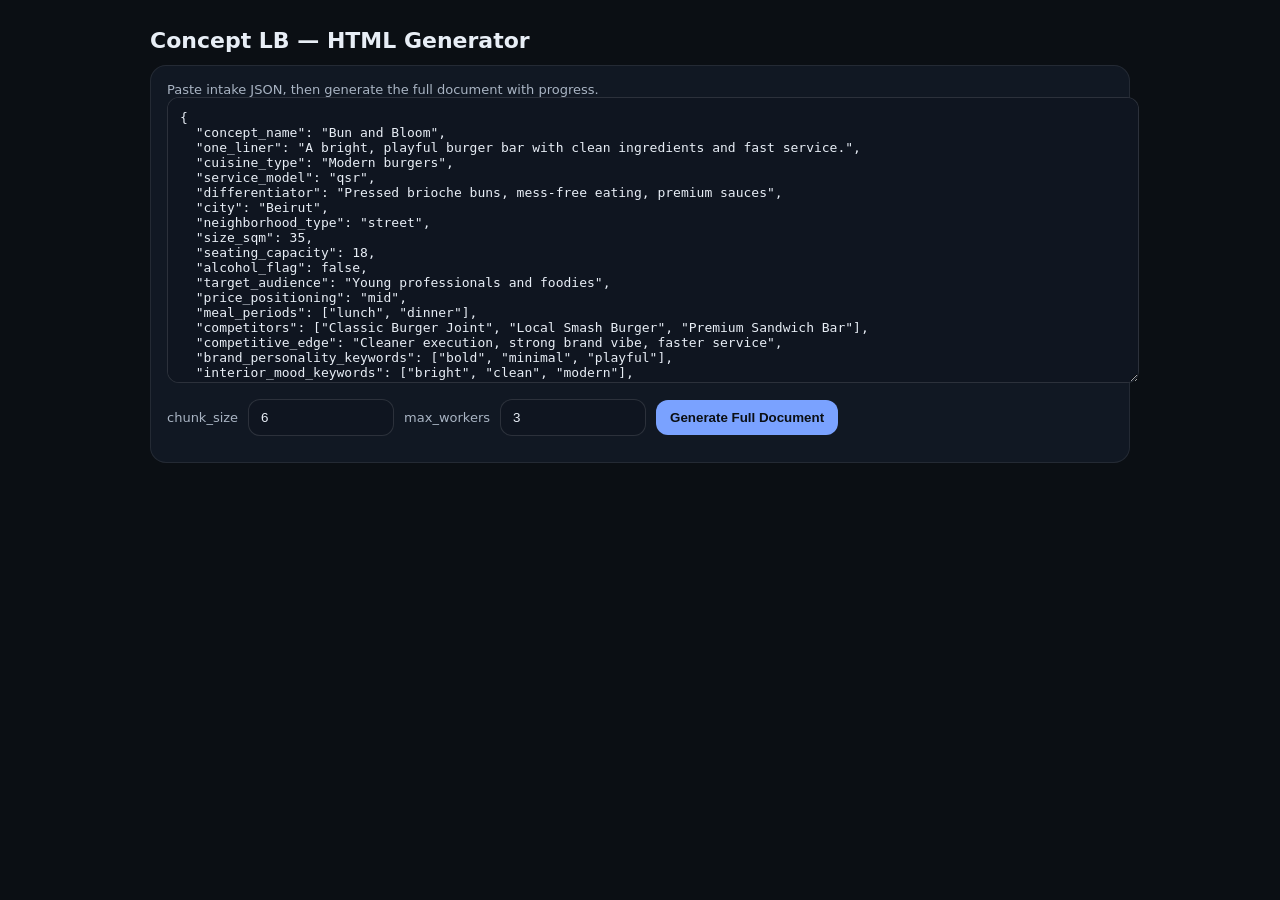
<file: templates/index.html>
<!doctype html>
<html>
<head>
  <meta charset="utf-8" />
  <meta name="viewport" content="width=device-width, initial-scale=1" />
  <title>Concept LB — Generator</title>
  <style>
    body { margin:0; font-family: system-ui, Arial; background:#0b0f14; color:#e8eef6; }
    .wrap { max-width: 980px; margin: 0 auto; padding: 28px 18px; }
    h1 { margin: 0 0 12px; font-size: 22px; }
    .card { background:#111823; border:1px solid rgba(255,255,255,0.08); border-radius: 16px; padding: 16px; }
    textarea { width:100%; min-height: 260px; background:#0f1520; color:#e8eef6; border:1px solid rgba(255,255,255,0.12); border-radius: 12px; padding: 12px; font-family: ui-monospace, SFMono-Regular, Menlo, Monaco, Consolas, monospace; font-size: 13px; }
    .row { display:flex; gap:10px; flex-wrap:wrap; margin-top: 12px; align-items:center; }
    button { background:#7aa2ff; color:#0b0f14; border:0; padding:10px 14px; border-radius: 12px; font-weight: 700; cursor:pointer; }
    button:disabled { opacity: .6; cursor:not-allowed; }
    input { background:#0f1520; color:#e8eef6; border:1px solid rgba(255,255,255,0.12); border-radius: 12px; padding:10px 12px; width: 120px; }
    .hint { color:#a9b4c3; font-size: 13px; }
    .err { color:#ffb4b4; margin-top: 10px; white-space: pre-wrap; }
  </style>
</head>
<body>
  <div class="wrap">
    <h1>Concept LB — HTML Generator</h1>

    <div class="card">
      <div class="hint">Paste intake JSON, then generate the full document with progress.</div>

      <textarea id="intake">
{
  "concept_name": "Bun and Bloom",
  "one_liner": "A bright, playful burger bar with clean ingredients and fast service.",
  "cuisine_type": "Modern burgers",
  "service_model": "qsr",
  "differentiator": "Pressed brioche buns, mess-free eating, premium sauces",
  "city": "Beirut",
  "neighborhood_type": "street",
  "size_sqm": 35,
  "seating_capacity": 18,
  "alcohol_flag": false,
  "target_audience": "Young professionals and foodies",
  "price_positioning": "mid",
  "meal_periods": ["lunch", "dinner"],
  "competitors": ["Classic Burger Joint", "Local Smash Burger", "Premium Sandwich Bar"],
  "competitive_edge": "Cleaner execution, strong brand vibe, faster service",
  "brand_personality_keywords": ["bold", "minimal", "playful"],
  "interior_mood_keywords": ["bright", "clean", "modern"],
  "beverage_direction": "coffee_focus",
  "delivery_flag": true,
  "operating_hours": "12:00-23:30",
  "founder_background": "First-time founder with strong operations mindset",
  "ownership_structure": "solo",
  "budget_tier": "mid",
  "experience_level": "some"
}
      </textarea>

      <div class="row">
        <label class="hint">chunk_size</label>
        <input id="chunkSize" type="number" value="6" min="3" max="12" />
        <label class="hint">max_workers</label>
        <input id="maxWorkers" type="number" value="3" min="1" max="8" />
        <button id="btn" onclick="startJob()">Generate Full Document</button>
        <span class="hint" id="status"></span>
      </div>

      <div class="err" id="err"></div>
    </div>
  </div>

  <script>
    async function startJob() {
      const btn = document.getElementById("btn");
      const status = document.getElementById("status");
      const err = document.getElementById("err");
      err.textContent = "";

      let intakeText = document.getElementById("intake").value.trim();
      let chunkSize = Number(document.getElementById("chunkSize").value || 6);
      let maxWorkers = Number(document.getElementById("maxWorkers").value || 3);

      // basic guard
      if (!intakeText) {
        err.textContent = "Intake JSON is empty.";
        return;
      }

      btn.disabled = true;
      status.textContent = "Starting…";

      try {
        const res = await fetch(`/api/generate-job?chunk_size=${encodeURIComponent(chunkSize)}&max_workers=${encodeURIComponent(maxWorkers)}`, {
          method: "POST",
          headers: { "Content-Type": "application/json" },
          body: intakeText
        });

        if (!res.ok) {
          const text = await res.text();
          throw new Error(text || `HTTP ${res.status}`);
        }

        const data = await res.json();
        if (!data.job_id) throw new Error("Missing job_id in response.");

        window.location.href = `/jobs/${data.job_id}`;
      } catch (e) {
        err.textContent = String(e?.message || e);
        btn.disabled = false;
        status.textContent = "";
      }
    }
  </script>
</body>
</html>
</file>
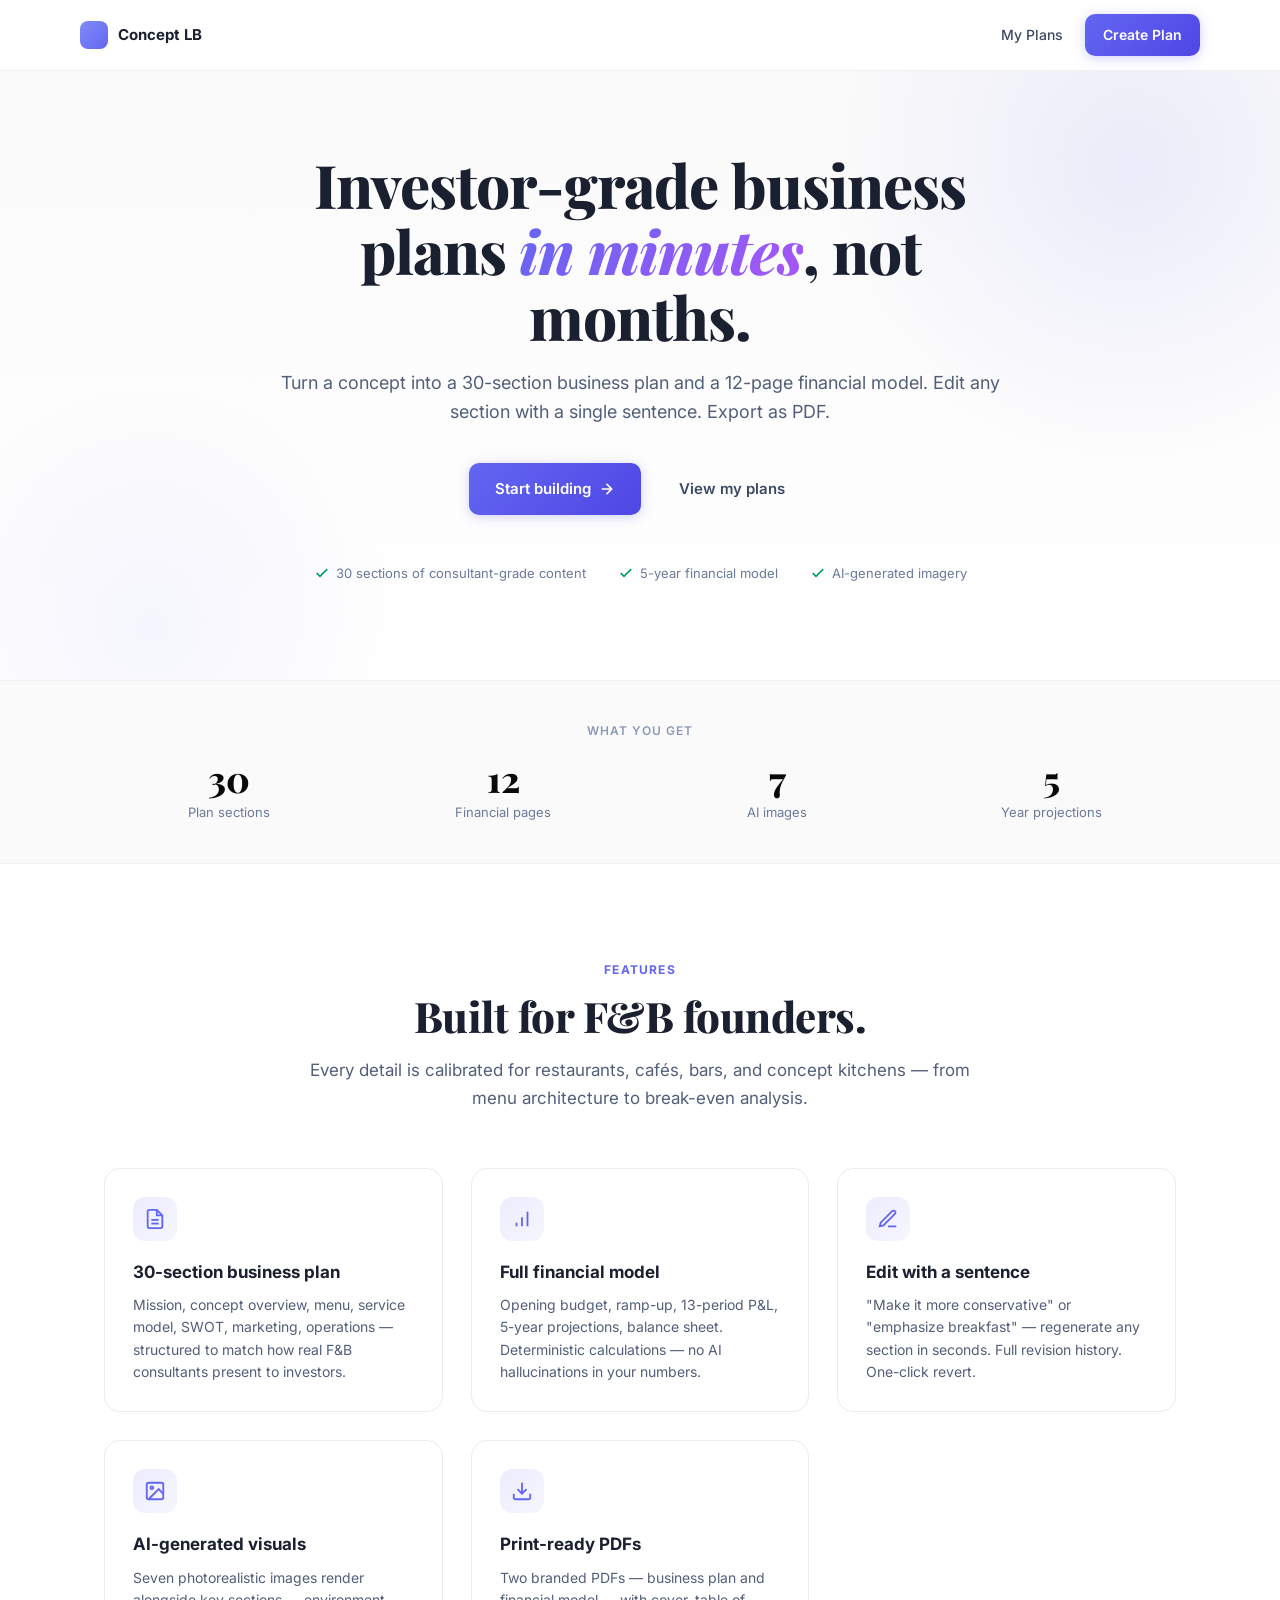
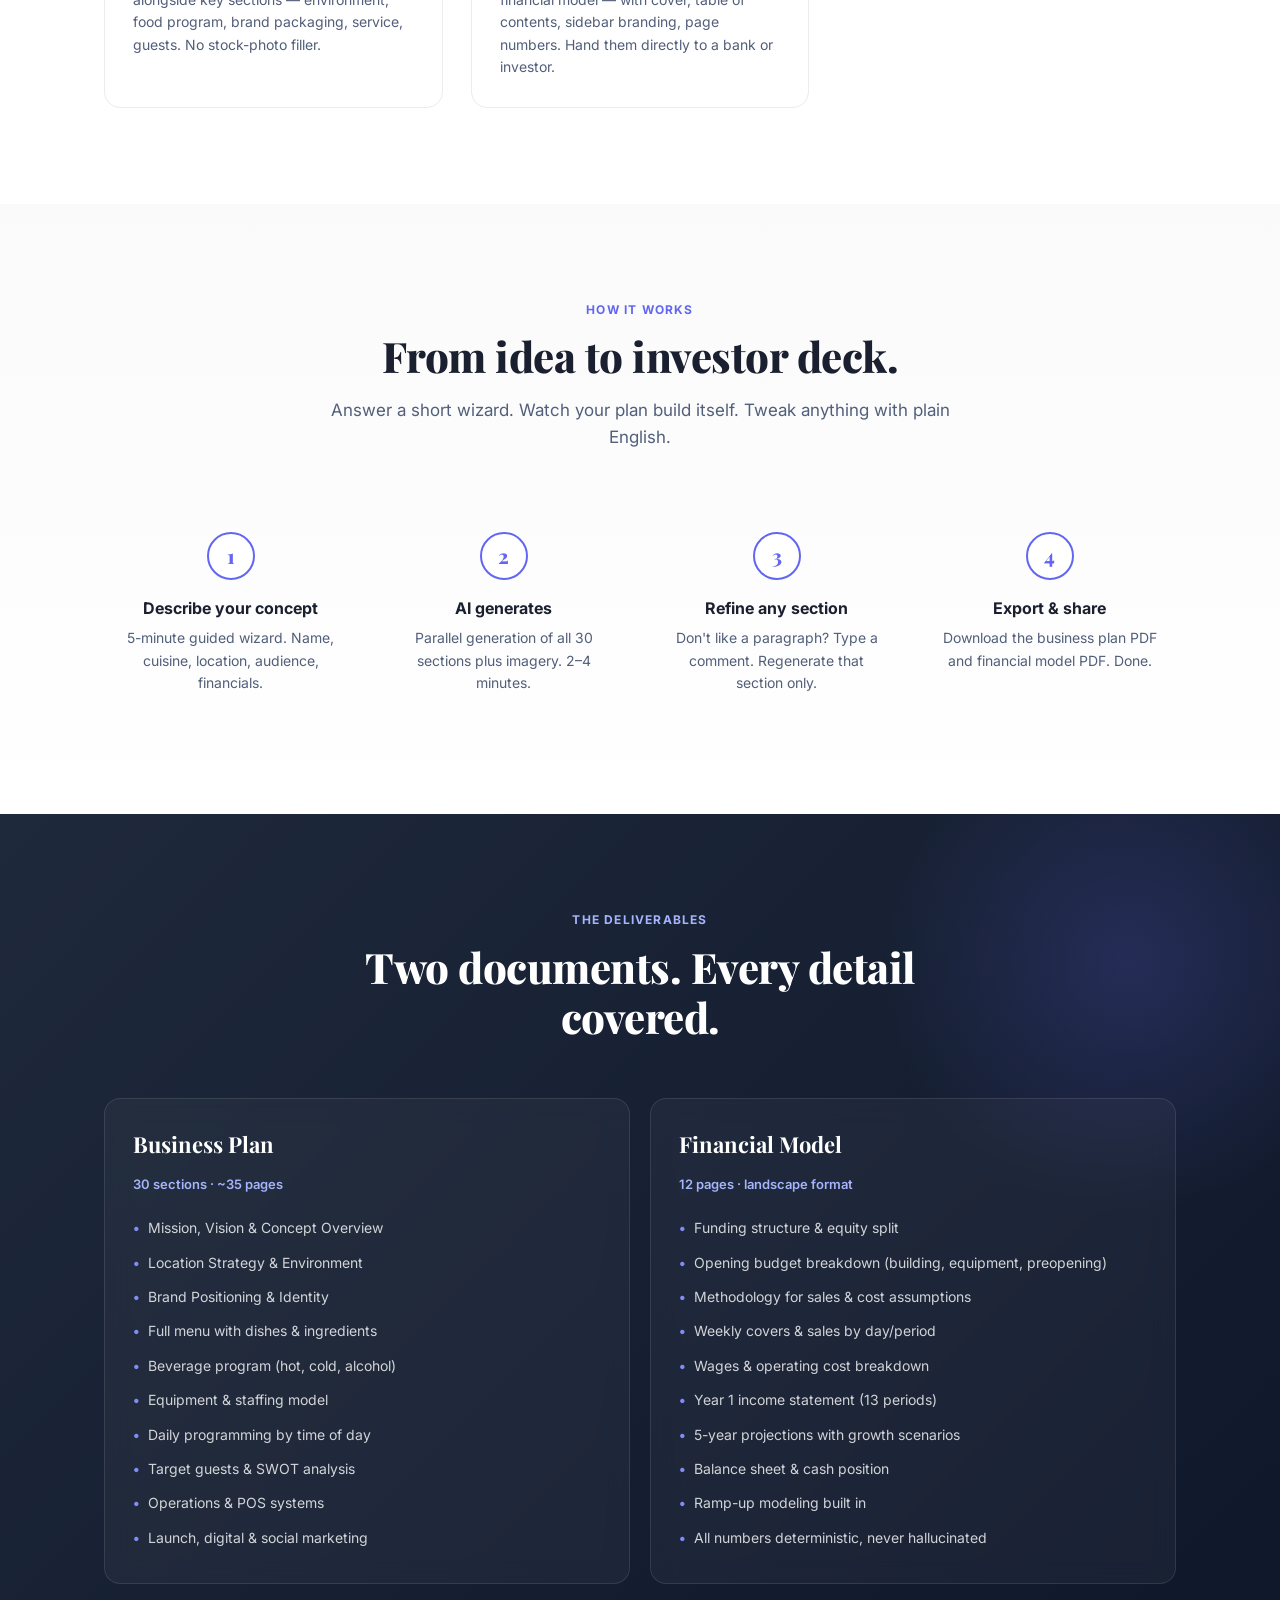
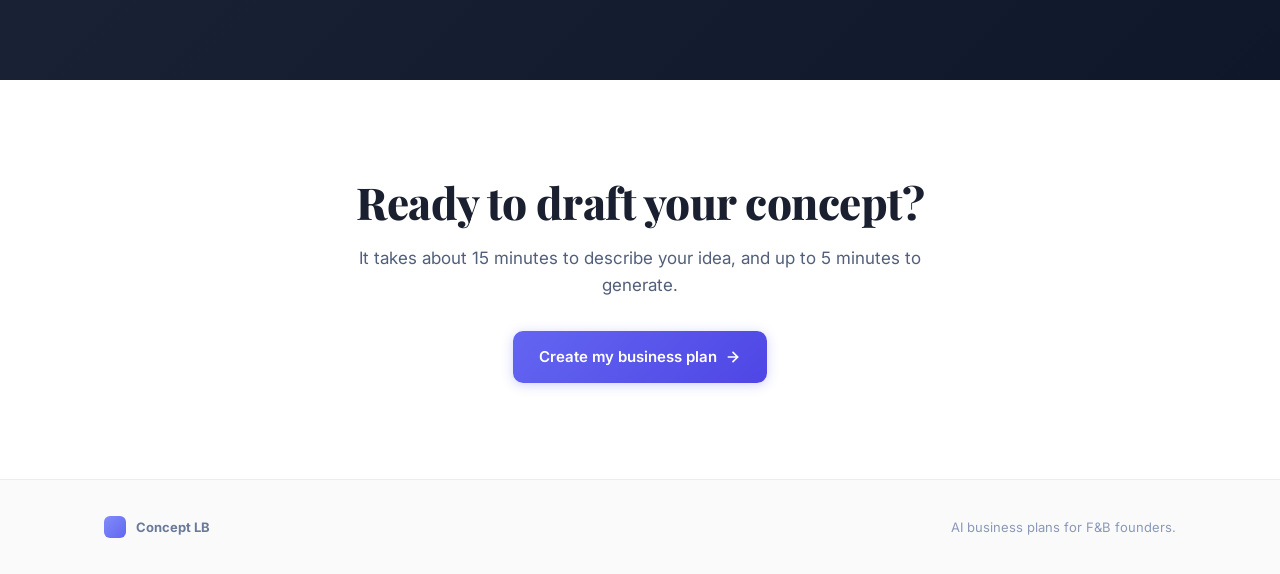
<file: templates/landing.html>
<!doctype html>
<html lang="en">
<head>
  <meta charset="utf-8" />
  <meta name="viewport" content="width=device-width, initial-scale=1" />
  <title>Concept LB — AI Business Plans for Restaurants</title>
  <meta name="description" content="AI-powered business plans and financial models for restaurants, cafés, and F&B concepts. Consultant-grade output in minutes." />
  <link href="https://fonts.googleapis.com/css2?family=Inter:wght@400;500;600;700;800&family=Playfair+Display:wght@700;800&display=swap" rel="stylesheet" />
  <style>
    *, *::before, *::after { box-sizing: border-box; margin: 0; padding: 0; }
    body { font-family: 'Inter', -apple-system, system-ui, sans-serif; color: #1a2030; background: #fff; -webkit-font-smoothing: antialiased; line-height: 1.6; }
    a { color: inherit; text-decoration: none; }
    .container { max-width: 1120px; margin: 0 auto; padding: 0 24px; }

    /* ── Nav ─────────────────────────────────────────── */
    .nav { position: sticky; top: 0; z-index: 50; background: rgba(255,255,255,.85); backdrop-filter: blur(16px) saturate(1.4); border-bottom: 1px solid rgba(0,0,0,.06); }
    .nav-inner { display: flex; align-items: center; justify-content: space-between; padding: 14px 0; }
    .brand { display: flex; align-items: center; gap: 10px; font-weight: 700; font-size: 15px; }
    .brand-mark { width: 28px; height: 28px; border-radius: 8px; background: linear-gradient(135deg, #818cf8, #6366f1); }
    .nav-links { display: flex; align-items: center; gap: 8px; }
    .nav-link { padding: 8px 14px; border-radius: 8px; font-size: 14px; font-weight: 500; color: #3d4a65; transition: all .15s ease; }
    .nav-link:hover { background: #f4f4f5; color: #09090b; }
    .btn { display: inline-flex; align-items: center; gap: 8px; padding: 10px 18px; border-radius: 10px; font-weight: 600; font-size: 14px; cursor: pointer; transition: all .15s ease; border: none; font-family: inherit; }
    .btn-primary { background: linear-gradient(135deg, #6366f1, #4f46e5); color: #fff; box-shadow: 0 2px 12px rgba(99,102,241,.3); }
    .btn-primary:hover { transform: translateY(-1px); box-shadow: 0 4px 18px rgba(99,102,241,.4); }
    .btn-ghost { color: #3d4a65; }
    .btn-ghost:hover { color: #09090b; }

    /* ── Hero ────────────────────────────────────────── */
    .hero { position: relative; padding: 80px 0 96px; overflow: hidden; background: linear-gradient(180deg, #fafafa 0%, #fff 100%); }
    .hero::before { content: ''; position: absolute; top: -200px; right: -150px; width: 600px; height: 600px; border-radius: 50%; background: radial-gradient(circle, rgba(99,102,241,.1), transparent 70%); }
    .hero::after { content: ''; position: absolute; bottom: -200px; left: -100px; width: 500px; height: 500px; border-radius: 50%; background: radial-gradient(circle, rgba(99,102,241,.06), transparent 70%); }
    .hero-inner { position: relative; z-index: 1; text-align: center; max-width: 780px; margin: 0 auto; }
    .hero-badge { display: inline-flex; align-items: center; gap: 6px; padding: 6px 14px; border-radius: 999px; background: rgba(99,102,241,.1); border: 1px solid rgba(99,102,241,.2); color: #4338ca; font-size: 12px; font-weight: 600; letter-spacing: .3px; margin-bottom: 24px; }
    .hero h1 { font-family: 'Playfair Display', Georgia, serif; font-size: clamp(38px, 6vw, 60px); font-weight: 800; line-height: 1.1; letter-spacing: -1px; margin-bottom: 20px; }
    .hero h1 em { font-style: italic; background: linear-gradient(135deg, #6366f1, #a855f7); -webkit-background-clip: text; -webkit-text-fill-color: transparent; background-clip: text; }
    .hero-sub { font-size: 18px; color: #525f7a; margin-bottom: 36px; line-height: 1.6; }
    .hero-ctas { display: flex; gap: 12px; justify-content: center; flex-wrap: wrap; }
    .hero-btn { padding: 14px 26px; font-size: 15px; }
    .hero-meta { display: flex; gap: 32px; justify-content: center; margin-top: 48px; flex-wrap: wrap; font-size: 13px; color: #6b7a9a; }
    .hero-meta-item { display: flex; align-items: center; gap: 6px; }
    .hero-meta-item svg { color: #059669; flex-shrink: 0; }

    /* ── Social proof strip ──────────────────────────── */
    .strip { padding: 40px 0; border-top: 1px solid #f0f0f4; border-bottom: 1px solid #f0f0f4; background: #fafafa; }
    .strip-inner { text-align: center; }
    .strip-label { font-size: 12px; font-weight: 600; color: #8b99b8; text-transform: uppercase; letter-spacing: 1px; margin-bottom: 20px; }
    .strip-grid { display: grid; grid-template-columns: repeat(4, 1fr); gap: 24px; }
    @media (max-width: 720px) { .strip-grid { grid-template-columns: repeat(2, 1fr); } }
    .strip-stat { text-align: center; }
    .strip-stat .n { font-family: 'Playfair Display', serif; font-size: 36px; font-weight: 800; color: #09090b; line-height: 1; }
    .strip-stat .l { font-size: 13px; color: #6b7a9a; margin-top: 6px; }

    /* ── Features ────────────────────────────────────── */
    .section { padding: 96px 0; }
    .section-head { text-align: center; max-width: 680px; margin: 0 auto 56px; }
    .section-eyebrow { font-size: 12px; font-weight: 700; color: #6366f1; text-transform: uppercase; letter-spacing: 1.2px; margin-bottom: 12px; }
    .section-title { font-family: 'Playfair Display', Georgia, serif; font-size: clamp(30px, 4vw, 42px); font-weight: 800; line-height: 1.2; letter-spacing: -.5px; margin-bottom: 16px; }
    .section-sub { font-size: 17px; color: #525f7a; line-height: 1.6; }
    .features { display: grid; grid-template-columns: repeat(3, 1fr); gap: 28px; }
    @media (max-width: 900px) { .features { grid-template-columns: 1fr; } }
    .feature { padding: 28px; border: 1px solid #ececf0; border-radius: 16px; background: #fff; transition: all .2s ease; }
    .feature:hover { border-color: #c4c7ec; box-shadow: 0 8px 32px rgba(99,102,241,.08); transform: translateY(-2px); }
    .feature-icon { width: 44px; height: 44px; border-radius: 12px; background: linear-gradient(135deg, rgba(99,102,241,.12), rgba(99,102,241,.06)); display: flex; align-items: center; justify-content: center; color: #6366f1; margin-bottom: 18px; }
    .feature h3 { font-size: 17px; font-weight: 700; margin-bottom: 8px; }
    .feature p { font-size: 14px; color: #525f7a; line-height: 1.6; }

    /* ── How it works ────────────────────────────────── */
    .how { background: linear-gradient(180deg, #fafafa 0%, #fff 100%); }
    .steps { display: grid; grid-template-columns: repeat(4, 1fr); gap: 20px; }
    @media (max-width: 900px) { .steps { grid-template-columns: repeat(2, 1fr); } }
    @media (max-width: 600px) { .steps { grid-template-columns: 1fr; } }
    .step { text-align: center; padding: 24px 16px; }
    .step-num { width: 48px; height: 48px; border-radius: 50%; background: #fff; border: 2px solid #6366f1; color: #6366f1; font-family: 'Playfair Display', serif; font-size: 20px; font-weight: 800; display: flex; align-items: center; justify-content: center; margin: 0 auto 16px; }
    .step h3 { font-size: 16px; font-weight: 700; margin-bottom: 6px; }
    .step p { font-size: 14px; color: #525f7a; }

    /* ── Output preview ──────────────────────────────── */
    .output { background: linear-gradient(135deg, #1e293b 0%, #0f172a 100%); color: #fff; position: relative; overflow: hidden; }
    .output::before { content: ''; position: absolute; top: -100px; right: -100px; width: 500px; height: 500px; border-radius: 50%; background: radial-gradient(circle, rgba(99,102,241,.2), transparent 70%); }
    .output .container { position: relative; z-index: 1; }
    .output .section-eyebrow { color: #a5b4fc; }
    .output .section-title { color: #fff; }
    .output .section-sub { color: rgba(255,255,255,.65); }
    .outputs { display: grid; grid-template-columns: 1fr 1fr; gap: 20px; }
    @media (max-width: 720px) { .outputs { grid-template-columns: 1fr; } }
    .output-card { padding: 28px; background: rgba(255,255,255,.04); border: 1px solid rgba(255,255,255,.1); border-radius: 16px; backdrop-filter: blur(12px); }
    .output-card h3 { font-family: 'Playfair Display', serif; font-size: 22px; font-weight: 700; margin-bottom: 12px; }
    .output-card .count { font-size: 13px; color: #a5b4fc; font-weight: 600; margin-bottom: 16px; }
    .output-card ul { list-style: none; }
    .output-card li { font-size: 14px; color: rgba(255,255,255,.8); padding: 6px 0; display: flex; gap: 8px; align-items: flex-start; }
    .output-card li::before { content: '•'; color: #818cf8; font-weight: 700; flex-shrink: 0; }

    /* ── CTA ──────────────────────────────────────────── */
    .cta { padding: 96px 0; text-align: center; background: #fff; }
    .cta-inner { max-width: 620px; margin: 0 auto; }
    .cta h2 { font-family: 'Playfair Display', Georgia, serif; font-size: clamp(30px, 4vw, 44px); font-weight: 800; line-height: 1.2; letter-spacing: -.5px; margin-bottom: 16px; }
    .cta p { font-size: 17px; color: #525f7a; margin-bottom: 32px; }

    /* ── Footer ───────────────────────────────────────── */
    .footer { padding: 36px 0; border-top: 1px solid #ececf0; background: #fafafa; }
    .footer-inner { display: flex; justify-content: space-between; align-items: center; flex-wrap: wrap; gap: 12px; }
    .footer .brand { font-size: 13px; color: #6b7a9a; }
    .footer .brand-mark { width: 22px; height: 22px; border-radius: 6px; }
    .footer-copy { font-size: 13px; color: #8b99b8; }
  </style>
</head>
<body>

  <nav class="nav">
    <div class="container nav-inner">
      <a href="/" class="brand">
        <div class="brand-mark"></div>
        <span>Concept LB</span>
      </a>
      <div class="nav-links">
        <a href="/plans" class="nav-link">My Plans</a>
        <a href="/wizard" class="btn btn-primary">Create Plan</a>
      </div>
    </div>
  </nav>

  <section class="hero">
    <div class="container hero-inner">
      <h1>Investor-grade business plans <em>in minutes</em>, not months.</h1>
      <p class="hero-sub">Turn a concept into a 30-section business plan and a 12-page financial model. Edit any section with a single sentence. Export as PDF.</p>
      <div class="hero-ctas">
        <a href="/wizard" class="btn btn-primary hero-btn">
          Start building
          <svg width="16" height="16" viewBox="0 0 24 24" fill="none" stroke="currentColor" stroke-width="2.5" stroke-linecap="round"><path d="M5 12h14M12 5l7 7-7 7"/></svg>
        </a>
        <a href="/plans" class="btn btn-ghost hero-btn">View my plans</a>
      </div>
      <div class="hero-meta">
        <span class="hero-meta-item">
          <svg width="16" height="16" viewBox="0 0 24 24" fill="none" stroke="currentColor" stroke-width="2.5"><polyline points="20 6 9 17 4 12"/></svg>
          30 sections of consultant-grade content
        </span>
        <span class="hero-meta-item">
          <svg width="16" height="16" viewBox="0 0 24 24" fill="none" stroke="currentColor" stroke-width="2.5"><polyline points="20 6 9 17 4 12"/></svg>
          5-year financial model
        </span>
        <span class="hero-meta-item">
          <svg width="16" height="16" viewBox="0 0 24 24" fill="none" stroke="currentColor" stroke-width="2.5"><polyline points="20 6 9 17 4 12"/></svg>
          AI-generated imagery
        </span>
      </div>
    </div>
  </section>

  <section class="strip">
    <div class="container strip-inner">
      <div class="strip-label">What you get</div>
      <div class="strip-grid">
        <div class="strip-stat"><div class="n">30</div><div class="l">Plan sections</div></div>
        <div class="strip-stat"><div class="n">12</div><div class="l">Financial pages</div></div>
        <div class="strip-stat"><div class="n">7</div><div class="l">AI images</div></div>
        <div class="strip-stat"><div class="n">5</div><div class="l">Year projections</div></div>
      </div>
    </div>
  </section>

  <section class="section" id="features">
    <div class="container">
      <div class="section-head">
        <div class="section-eyebrow">Features</div>
        <h2 class="section-title">Built for F&amp;B founders.</h2>
        <p class="section-sub">Every detail is calibrated for restaurants, cafés, bars, and concept kitchens — from menu architecture to break-even analysis.</p>
      </div>

      <div class="features">
        <div class="feature">
          <div class="feature-icon">
            <svg width="22" height="22" viewBox="0 0 24 24" fill="none" stroke="currentColor" stroke-width="2"><path d="M14 2H6a2 2 0 0 0-2 2v16a2 2 0 0 0 2 2h12a2 2 0 0 0 2-2V8z"/><polyline points="14 2 14 8 20 8"/><line x1="16" y1="13" x2="8" y2="13"/><line x1="16" y1="17" x2="8" y2="17"/></svg>
          </div>
          <h3>30-section business plan</h3>
          <p>Mission, concept overview, menu, service model, SWOT, marketing, operations — structured to match how real F&amp;B consultants present to investors.</p>
        </div>

        <div class="feature">
          <div class="feature-icon">
            <svg width="22" height="22" viewBox="0 0 24 24" fill="none" stroke="currentColor" stroke-width="2"><line x1="12" y1="20" x2="12" y2="10"/><line x1="18" y1="20" x2="18" y2="4"/><line x1="6" y1="20" x2="6" y2="16"/></svg>
          </div>
          <h3>Full financial model</h3>
          <p>Opening budget, ramp-up, 13-period P&amp;L, 5-year projections, balance sheet. Deterministic calculations — no AI hallucinations in your numbers.</p>
        </div>

        <div class="feature">
          <div class="feature-icon">
            <svg width="22" height="22" viewBox="0 0 24 24" fill="none" stroke="currentColor" stroke-width="2"><path d="M12 20h9M16.5 3.5a2.121 2.121 0 0 1 3 3L7 19l-4 1 1-4L16.5 3.5z"/></svg>
          </div>
          <h3>Edit with a sentence</h3>
          <p>"Make it more conservative" or "emphasize breakfast" — regenerate any section in seconds. Full revision history. One-click revert.</p>
        </div>

        <div class="feature">
          <div class="feature-icon">
            <svg width="22" height="22" viewBox="0 0 24 24" fill="none" stroke="currentColor" stroke-width="2"><rect x="3" y="3" width="18" height="18" rx="2"/><circle cx="8.5" cy="8.5" r="1.5"/><polyline points="21 15 16 10 5 21"/></svg>
          </div>
          <h3>AI-generated visuals</h3>
          <p>Seven photorealistic images render alongside key sections — environment, food program, brand packaging, service, guests. No stock-photo filler.</p>
        </div>

        <div class="feature">
          <div class="feature-icon">
            <svg width="22" height="22" viewBox="0 0 24 24" fill="none" stroke="currentColor" stroke-width="2"><path d="M21 15v4a2 2 0 0 1-2 2H5a2 2 0 0 1-2-2v-4"/><polyline points="7 10 12 15 17 10"/><line x1="12" y1="15" x2="12" y2="3"/></svg>
          </div>
          <h3>Print-ready PDFs</h3>
          <p>Two branded PDFs — business plan and financial model — with cover, table of contents, sidebar branding, page numbers. Hand them directly to a bank or investor.</p>
        </div>

      </div>
    </div>
  </section>

  <section class="section how" id="how">
    <div class="container">
      <div class="section-head">
        <div class="section-eyebrow">How it works</div>
        <h2 class="section-title">From idea to investor deck.</h2>
        <p class="section-sub">Answer a short wizard. Watch your plan build itself. Tweak anything with plain English.</p>
      </div>

      <div class="steps">
        <div class="step">
          <div class="step-num">1</div>
          <h3>Describe your concept</h3>
          <p>5-minute guided wizard. Name, cuisine, location, audience, financials.</p>
        </div>
        <div class="step">
          <div class="step-num">2</div>
          <h3>AI generates</h3>
          <p>Parallel generation of all 30 sections plus imagery. 2–4 minutes.</p>
        </div>
        <div class="step">
          <div class="step-num">3</div>
          <h3>Refine any section</h3>
          <p>Don't like a paragraph? Type a comment. Regenerate that section only.</p>
        </div>
        <div class="step">
          <div class="step-num">4</div>
          <h3>Export &amp; share</h3>
          <p>Download the business plan PDF and financial model PDF. Done.</p>
        </div>
      </div>
    </div>
  </section>

  <section class="section output">
    <div class="container">
      <div class="section-head">
        <div class="section-eyebrow">The deliverables</div>
        <h2 class="section-title">Two documents. Every detail covered.</h2>
      </div>

      <div class="outputs">
        <div class="output-card">
          <h3>Business Plan</h3>
          <div class="count">30 sections · ~35 pages</div>
          <ul>
            <li>Mission, Vision &amp; Concept Overview</li>
            <li>Location Strategy &amp; Environment</li>
            <li>Brand Positioning &amp; Identity</li>
            <li>Full menu with dishes &amp; ingredients</li>
            <li>Beverage program (hot, cold, alcohol)</li>
            <li>Equipment &amp; staffing model</li>
            <li>Daily programming by time of day</li>
            <li>Target guests &amp; SWOT analysis</li>
            <li>Operations &amp; POS systems</li>
            <li>Launch, digital &amp; social marketing</li>
          </ul>
        </div>

        <div class="output-card">
          <h3>Financial Model</h3>
          <div class="count">12 pages · landscape format</div>
          <ul>
            <li>Funding structure &amp; equity split</li>
            <li>Opening budget breakdown (building, equipment, preopening)</li>
            <li>Methodology for sales &amp; cost assumptions</li>
            <li>Weekly covers &amp; sales by day/period</li>
            <li>Wages &amp; operating cost breakdown</li>
            <li>Year 1 income statement (13 periods)</li>
            <li>5-year projections with growth scenarios</li>
            <li>Balance sheet &amp; cash position</li>
            <li>Ramp-up modeling built in</li>
            <li>All numbers deterministic, never hallucinated</li>
          </ul>
        </div>
      </div>
    </div>
  </section>

  <section class="cta">
    <div class="container cta-inner">
      <h2>Ready to draft your concept?</h2>
      <p>It takes about 15 minutes to describe your idea, and up to 5 minutes to generate.</p>
      <a href="/wizard" class="btn btn-primary hero-btn">
        Create my business plan
        <svg width="16" height="16" viewBox="0 0 24 24" fill="none" stroke="currentColor" stroke-width="2.5" stroke-linecap="round"><path d="M5 12h14M12 5l7 7-7 7"/></svg>
      </a>
    </div>
  </section>

  <footer class="footer">
    <div class="container footer-inner">
      <div class="brand">
        <div class="brand-mark"></div>
        <span>Concept LB</span>
      </div>
      <div class="footer-copy">AI business plans for F&amp;B founders.</div>
    </div>
  </footer>

</body>
</html>
</file>
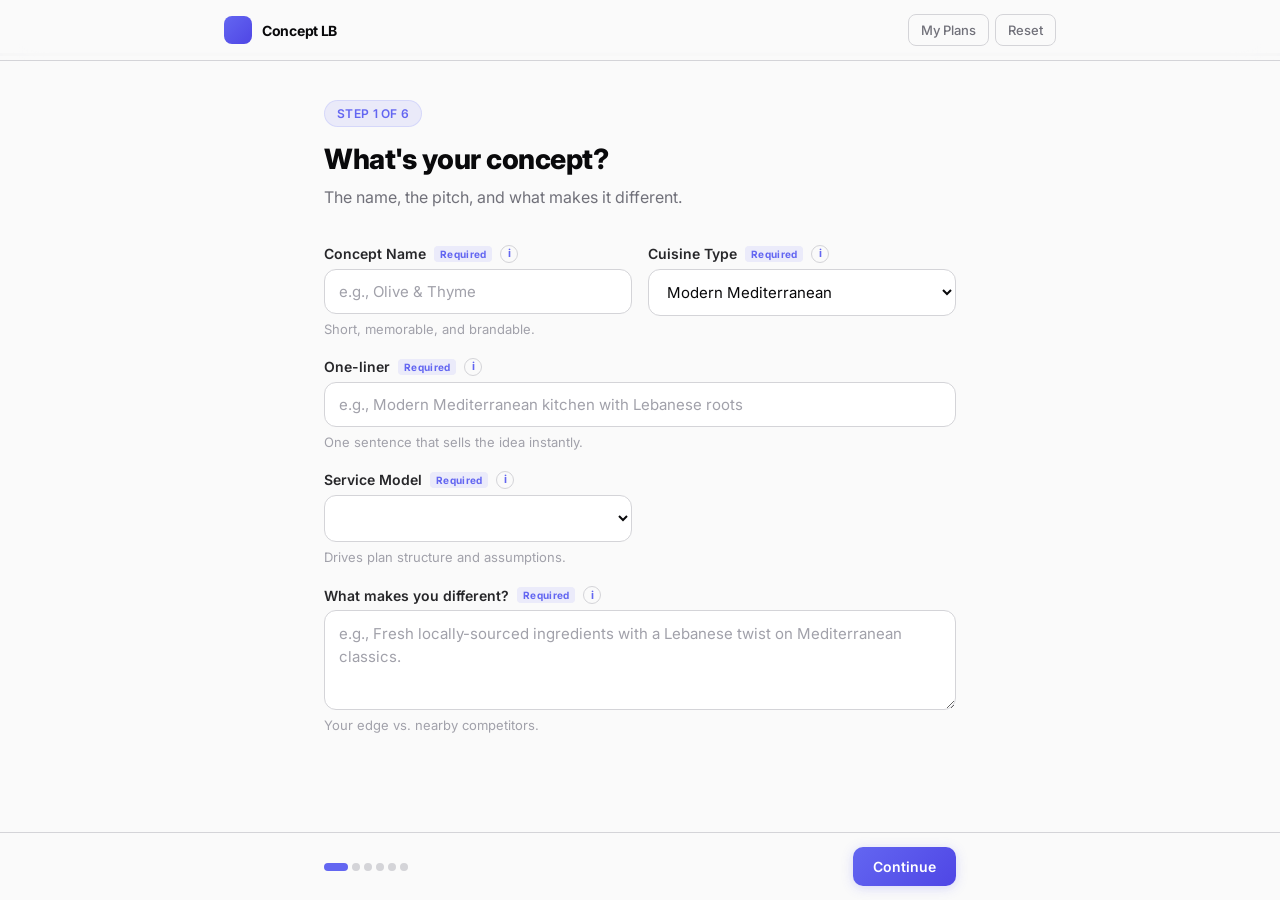
<file: templates/wizard.html>
<!doctype html>
<html lang="en">
<head>
  <meta charset="utf-8" />
  <meta name="viewport" content="width=device-width, initial-scale=1" />
  <title>Concept LB — Create Plan</title>
  <link href="https://fonts.googleapis.com/css2?family=Inter:wght@400;500;600;700;800&display=swap" rel="stylesheet" />
  <style>
    :root {
      --bg: #fafafa; --bg2: #f4f4f5; --surface: #e4e4e7;
      --border: #d4d4d8; --border2: #a1a1aa;
      --text: #09090b; --text2: #27272a; --subtle: #71717a; --dim: #a1a1aa;
      --accent: #6366f1; --accent2: #4f46e5; --accent-glow: rgba(99,102,241,.1);
      --green: #059669; --green-bg: rgba(5,150,105,.06);
      --red: #dc2626; --red-bg: rgba(220,38,38,.05);
      --card: rgba(255,255,255,.9); --input: #ffffff;
      --radius: 12px; --transition: .2s cubic-bezier(.4,0,.2,1);
    }
    *, *::before, *::after { box-sizing: border-box; margin: 0; padding: 0; }
    body { font-family: 'Inter', -apple-system, system-ui, sans-serif; background: var(--bg); color: var(--text); min-height: 100vh; -webkit-font-smoothing: antialiased; }

    .chrome { position: fixed; top: 0; left: 0; right: 0; z-index: 100; backdrop-filter: blur(20px) saturate(1.4); background: rgba(250,250,250,.88); border-bottom: 1px solid var(--border); }
    .chrome-inner { max-width: 880px; margin: 0 auto; padding: 14px 24px; display: flex; align-items: center; justify-content: space-between; }
    .chrome-brand { display: flex; align-items: center; gap: 10px; }
    .chrome-logo { width: 28px; height: 28px; border-radius: 8px; background: linear-gradient(135deg, var(--accent), var(--accent2)); }
    .chrome-brand span { font-weight: 700; font-size: 14px; letter-spacing: -.3px; }
    .chrome-actions { display: flex; gap: 6px; align-items: center; }
    .chrome-btn { padding: 7px 12px; border-radius: 8px; border: 1px solid var(--border); background: transparent; color: var(--subtle); font-size: 13px; font-weight: 500; cursor: pointer; transition: var(--transition); font-family: inherit; }
    .chrome-btn:hover { border-color: var(--border2); color: var(--text); }
    .theme-btn { width: 32px; height: 32px; border-radius: 8px; border: 1px solid var(--border); background: transparent; color: var(--subtle); cursor: pointer; font-size: 15px; display: flex; align-items: center; justify-content: center; transition: var(--transition); }
    .theme-btn:hover { border-color: var(--border2); color: var(--text); }

    .progress-track { position: fixed; top: 53px; left: 0; right: 0; z-index: 99; height: 3px; background: var(--border); }
    .progress-bar { height: 100%; background: linear-gradient(90deg, var(--accent), var(--accent2)); border-radius: 0 3px 3px 0; transition: width .4s cubic-bezier(.4,0,.2,1); }

    .main { max-width: 680px; margin: 0 auto; padding: 100px 24px 120px; }

    .step-badge { display: inline-flex; align-items: center; gap: 6px; padding: 5px 12px; border-radius: 999px; background: var(--accent-glow); border: 1px solid rgba(129,140,248,.2); color: var(--accent); font-size: 12px; font-weight: 600; letter-spacing: .3px; text-transform: uppercase; margin-bottom: 16px; }
    .step-title { font-size: 28px; font-weight: 800; letter-spacing: -.5px; line-height: 1.2; margin-bottom: 8px; }
    .step-desc { font-size: 16px; color: var(--subtle); line-height: 1.5; margin-bottom: 36px; max-width: 520px; }

    .fields { display: flex; flex-direction: column; gap: 20px; }
    .field-row { display: grid; grid-template-columns: 1fr 1fr; gap: 16px; }
    @media (max-width: 600px) { .field-row { grid-template-columns: 1fr; } }
    .field-group { display: flex; flex-direction: column; gap: 6px; }
    .field-group.full { grid-column: 1 / -1; }
    .field-label { display: flex; align-items: center; gap: 8px; position: relative; }
    .field-label label { font-size: 14px; font-weight: 600; color: var(--text2); }
    .field-label .req { font-size: 10px; font-weight: 700; color: var(--accent); background: var(--accent-glow); padding: 2px 6px; border-radius: 4px; letter-spacing: .3px; }
    .field-info-btn { background: transparent; border: 1.5px solid var(--border); color: var(--accent); cursor: pointer; padding: 0; width: 18px; height: 18px; border-radius: 50%; font-size: 11px; font-weight: 700; font-family: inherit; display: inline-flex; align-items: center; justify-content: center; line-height: 1; transition: var(--transition); }
    .field-info-btn:hover { background: var(--accent-glow); border-color: var(--accent); }
    .field-info-btn.active { background: var(--accent); color: #fff; border-color: var(--accent); }
    .field-info-popover { position: absolute; top: calc(100% + 6px); left: 0; z-index: 20; background: #fff; border: 1px solid var(--border); border-radius: 10px; padding: 10px 14px; font-size: 12px; line-height: 1.55; color: var(--text2); max-width: 360px; min-width: 220px; box-shadow: 0 8px 24px rgba(0,0,0,.08); white-space: normal; }
    .field-info-popover[hidden] { display: none; }
    .field-info-popover strong { color: var(--accent); font-weight: 600; }
    .field-info-popover .ex { display: block; margin-top: 6px; color: var(--dim); font-style: italic; font-size: 11.5px; }

    input, textarea, select { width: 100%; padding: 12px 14px; border: 1.5px solid var(--border); border-radius: var(--radius); background: var(--input); color: var(--text); font-family: inherit; font-size: 15px; outline: none; transition: var(--transition); }
    input:focus, textarea:focus, select:focus { border-color: var(--accent); box-shadow: 0 0 0 3px var(--accent-glow); }
    input::placeholder, textarea::placeholder { color: var(--dim); }
    textarea { min-height: 100px; resize: vertical; line-height: 1.5; }
    select { cursor: pointer; }
    .field-hint { font-size: 13px; color: var(--dim); line-height: 1.4; }

    .chips { display: flex; gap: 8px; flex-wrap: wrap; }
    .chip { padding: 9px 16px; border-radius: 999px; border: 1.5px solid var(--border); background: transparent; color: var(--text2); font-size: 14px; font-weight: 500; cursor: pointer; user-select: none; transition: var(--transition); }
    .chip:hover { border-color: var(--accent); background: var(--accent-glow); }
    .chip.on { border-color: var(--accent); background: var(--accent-glow); color: var(--accent); font-weight: 600; }

    .tag-box { display: flex; flex-wrap: wrap; gap: 8px; padding: 10px 12px; border: 1.5px solid var(--border); border-radius: var(--radius); background: var(--input); min-height: 48px; transition: var(--transition); }
    .tag-box:focus-within { border-color: var(--accent); box-shadow: 0 0 0 3px var(--accent-glow); }
    .tag { display: inline-flex; align-items: center; gap: 6px; padding: 5px 10px; border-radius: 6px; background: var(--surface); border: 1px solid var(--border); font-size: 13px; font-weight: 500; color: var(--text2); }
    .tag button { border: 0; background: transparent; color: var(--dim); cursor: pointer; font-size: 15px; line-height: 1; padding: 0; }
    .tag button:hover { color: var(--red); }
    .tag-input { flex: 1; min-width: 140px; border: 0 !important; background: transparent !important; padding: 4px !important; box-shadow: none !important; font-size: 14px; }

    .source-row { display: flex; align-items: center; gap: 8px; margin-top: 6px; }
    .source-row span { font-size: 12px; color: var(--dim); }
    .source-row select { width: auto; padding: 4px 8px; font-size: 12px; border-radius: 6px; min-height: auto; }

    .divider { margin: 32px 0 24px; padding: 16px 20px; border-radius: var(--radius); background: linear-gradient(135deg, var(--accent-glow), transparent); border: 1px solid rgba(129,140,248,.15); }
    .divider h3 { font-size: 16px; font-weight: 700; color: var(--accent); margin-bottom: 4px; }
    .divider p { font-size: 13px; color: var(--subtle); }

    .review-grid { display: flex; flex-direction: column; gap: 16px; }
    .review-card { border: 1px solid var(--border); border-radius: 16px; overflow: hidden; }
    .review-card-header { padding: 12px 16px; background: var(--surface); border-bottom: 1px solid var(--border); font-size: 13px; font-weight: 700; color: var(--subtle); text-transform: uppercase; letter-spacing: .5px; display: flex; align-items: center; justify-content: space-between; }
    .review-card-header .edit-link { font-size: 12px; font-weight: 500; color: var(--accent); cursor: pointer; text-transform: none; letter-spacing: 0; }
    .review-card-body { padding: 4px 0; }
    .review-row { display: flex; justify-content: space-between; align-items: baseline; padding: 10px 16px; gap: 16px; }
    .review-row:not(:last-child) { border-bottom: 1px solid rgba(63,63,70,.3); }
    .review-key { font-size: 14px; color: var(--subtle); flex-shrink: 0; }
    .review-val { font-size: 14px; font-weight: 600; color: var(--text); text-align: right; word-break: break-word; }

    .warn { padding: 14px 18px; border-radius: var(--radius); background: var(--red-bg); border: 1px solid rgba(248,113,113,.2); color: var(--text); font-size: 14px; line-height: 1.5; white-space: pre-wrap; display: none; margin-top: 16px; }

    .bottom-nav { position: fixed; bottom: 0; left: 0; right: 0; z-index: 100; backdrop-filter: blur(20px) saturate(1.4); background: rgba(250,250,250,.92); border-top: 1px solid var(--border); }
    .bottom-nav-inner { max-width: 680px; margin: 0 auto; padding: 14px 24px; display: flex; align-items: center; justify-content: space-between; }
    .nav-steps { display: flex; gap: 4px; align-items: center; }
    .nav-dot { width: 8px; height: 8px; border-radius: 50%; background: var(--border); transition: var(--transition); cursor: pointer; }
    .nav-dot.active { background: var(--accent); width: 24px; border-radius: 4px; }
    .nav-dot.done { background: var(--green); }
    .nav-actions { display: flex; gap: 8px; }

    .btn { padding: 10px 20px; border-radius: 10px; font-family: inherit; font-size: 14px; font-weight: 600; cursor: pointer; transition: var(--transition); display: inline-flex; align-items: center; gap: 6px; border: none; }
    .btn-primary { background: linear-gradient(135deg, var(--accent), var(--accent2)); color: #fff; box-shadow: 0 2px 12px rgba(99,102,241,.25); }
    .btn-primary:hover { transform: translateY(-1px); box-shadow: 0 4px 16px rgba(99,102,241,.35); }
    .btn-secondary { background: transparent; border: 1.5px solid var(--border); color: var(--text2); }
    .btn-secondary:hover { border-color: var(--border2); }
    .btn:disabled { opacity: .4; cursor: not-allowed; transform: none !important; }

    @keyframes fadeInUp { from { opacity: 0; transform: translateY(16px); } to { opacity: 1; transform: translateY(0); } }
    .animate-in { animation: fadeInUp .35s cubic-bezier(.4,0,.2,1) both; }
    ::-webkit-scrollbar { width: 6px; } ::-webkit-scrollbar-track { background: transparent; } ::-webkit-scrollbar-thumb { background: var(--border); border-radius: 3px; }
  </style>
</head>
<body>
  <div class="chrome"><div class="chrome-inner">
    <a class="chrome-brand" href="/" style="text-decoration:none; color:inherit; cursor:pointer;"><div class="chrome-logo"></div><span>Concept LB</span></a>
    <div class="chrome-actions">
      <button class="chrome-btn" onclick="window.location.href='/plans'">My Plans</button>
      <button class="chrome-btn" onclick="resetWizard()">Reset</button>
    </div>
  </div></div>
  <div class="progress-track"><div class="progress-bar" id="progressBar" style="width:0%"></div></div>
  <div class="main" id="main"><div id="stepContent" class="animate-in"></div><div class="warn" id="warnBox"></div></div>
  <div class="bottom-nav"><div class="bottom-nav-inner">
    <div class="nav-steps" id="navDots"></div>
    <div class="nav-actions">
      <button class="btn btn-secondary" id="btnBack" onclick="goBack()">Back</button>
      <button class="btn btn-primary" id="btnNext" onclick="goNext()">Continue</button>
    </div>
  </div></div>

  <script>

    const STORAGE_KEY="conceptlb_intake_v1";
    const DEFAULTS={concept_name:"",one_liner:"",cuisine_type:"Modern Mediterranean",cuisine_other:"",service_model:"Dine-in",differentiator:"",country:"Lebanon",city:"Beirut",neighborhood_type:"street",size_sqm:35,seating_capacity:18,delivery_flag:true,alcohol_flag:false,target_audience:["Young professionals","Foodies"],price_positioning:"mid",competitors:[],competitive_edge:"",brand_personality_keywords:["bold","minimal"],interior_mood_keywords:["clean","modern"],meal_periods:["lunch","dinner"],beverage_direction:"coffee_focus",operating_hours:"12:00-23:30",founder_background:"",experience_level:"first_time_founder",ownership_structure:"solo",budget_tier:"mid",expected_daily_orders:null,avg_ticket_usd:null,monthly_rent_usd:null,capex_budget_usd:null,staff_model:"lean",sales_mix_dinein_pct:40,sales_mix_takeaway_pct:40,sales_mix_delivery_pct:20,target_cogs_pct:null,kitchen_type:"full_line",operating_days_per_week:6,alcohol_license_status:"not_allowed",opening_budget_usd:null,funding_equity_pct:50,funding_loan_pct:50,avg_check_morning:null,avg_check_daytime:null,avg_check_evening:null,revenue_growth_pct:3,ramp_up_months:4,ramp_start_pct:60,expected_daily_orders__source:"user_unknown",avg_ticket_usd__source:"user_unknown",monthly_rent_usd__source:"user_unknown",capex_budget_usd__source:"user_unknown",staff_model__source:"user_unknown",sales_mix__source:"user_unknown",target_cogs_pct__source:"user_unknown",kitchen_type__source:"user_unknown",operating_days_per_week__source:"user_unknown",alcohol_license_status__source:"user_unknown",opening_budget_usd__source:"user_unknown",_model:"gpt-5.4-nano-2026-03-17"};
    const OPT={cuisine:["Modern Mediterranean","Lebanese","Italian","Japanese","Mexican","Burgers","Cafe","Other"],service:[{v:"qsr",t:"QSR / Fast Casual"},{v:"hybrid",t:"Hybrid (dine-in + takeaway)"},{v:"dine_in",t:"Full Dine-in"}],neighborhood:[{v:"street",t:"Street"},{v:"mall",t:"Mall"},{v:"residential",t:"Residential"},{v:"business",t:"Business District"},{v:"seaside",t:"Seaside"}],price:[{v:"affordable",t:"Affordable"},{v:"mid",t:"Mid-range"},{v:"premium",t:"Premium"}],meals:["breakfast","brunch","lunch","dinner","late_night"],beverage:[{v:"coffee_focus",t:"Coffee Focus"},{v:"juice_bar",t:"Juice Bar"},{v:"mocktails",t:"Mocktails"},{v:"full_bar",t:"Full Bar"}],experience:[{v:"new",t:"First-time Founder"},{v:"some",t:"Some Experience"},{v:"expert",t:"Expert Operator"}],ownership:[{v:"solo",t:"Solo"},{v:"partners",t:"Partners"},{v:"family",t:"Family"},{v:"investors",t:"Investors"}],budget:[{v:"starter",t:"Starter"},{v:"mid",t:"Mid-tier"},{v:"premium",t:"Premium"}],audience:["Young professionals","Families","Tourists","Students","Health-conscious diners","Office workers","Night crowd"],brand_kw:["bold","minimal","playful","premium","friendly","fast","craft","clean","warm","urban"],mood_kw:["clean","modern","industrial","cozy","bright","dark","natural","minimal","colorful","heritage"],staff:[{v:"lean",t:"Lean (2-3)"},{v:"standard",t:"Standard (4-6)"},{v:"full",t:"Full (7+)"},{v:"custom",t:"Custom"}],kitchen:[{v:"full_line",t:"Full Cooking Line"},{v:"prep_finish",t:"Prep + Finishing"},{v:"assembly_only",t:"Assembly Only"},{v:"central_kitchen",t:"Central Kitchen"}],alcohol_status:[{v:"confirmed",t:"Confirmed"},{v:"applying",t:"Applying"},{v:"not_allowed",t:"Not Allowed"}]};
    const STEPS=[{id:"identity",title:"What's your concept?",desc:"The name, the pitch, and what makes it different."},{id:"location",title:"Where will it live?",desc:"Location, size, and physical format of your restaurant."},{id:"brand",title:"Who are you serving?",desc:"Target audience, pricing, brand personality, and competitive landscape."},{id:"ops",title:"How will it operate?",desc:"Meal periods, beverages, team structure, and your background."},{id:"anchors",title:"Financial foundations",desc:"The numbers that drive your projections. Skip what you don't know yet."},{id:"review",title:"Ready to generate",desc:"Review everything, then we'll build your full concept plan."}];

    let S=loadState(),step=0;
    function loadState(){try{const r=localStorage.getItem(STORAGE_KEY);return r?{...structuredClone(DEFAULTS),...JSON.parse(r)}:structuredClone(DEFAULTS);}catch{return structuredClone(DEFAULTS);}}
    function save(){localStorage.setItem(STORAGE_KEY,JSON.stringify(S));}
    function resetWizard(){if(!confirm("Reset all fields?"))return;S=structuredClone(DEFAULTS);step=0;save();render();}

    function h(tag,props={},...kids){const el=document.createElement(tag);Object.entries(props).forEach(([k,v])=>{if(k==='class')el.className=v;else if(k==='style'&&typeof v==='object')Object.assign(el.style,v);else if(k.startsWith('on'))el.addEventListener(k.slice(2),v);else el.setAttribute(k,v);});kids.flat().forEach(c=>{if(typeof c==='string')el.appendChild(document.createTextNode(c));else if(c)el.appendChild(c);});return el;}

    function fieldGroup({label,required,hint,full,content,info,example}){
      const fg=h('div',{class:'field-group'+(full?' full':'')});
      const fl=h('div',{class:'field-label'});
      fl.appendChild(h('label',{},label));
      if(required)fl.appendChild(h('span',{class:'req'},'Required'));
      if(info){
        const btn=h('button',{type:'button','aria-label':'What is this?',class:'field-info-btn',title:'What is this?'},'i');
        const pop=h('div',{class:'field-info-popover',hidden:''});
        const body=document.createElement('span');
        body.textContent=info;
        pop.appendChild(body);
        if(example){
          const ex=h('span',{class:'ex'});
          ex.textContent='Example: '+example;
          pop.appendChild(ex);
        }
        btn.addEventListener('click',e=>{
          e.stopPropagation();
          const open=!pop.hasAttribute('hidden');
          document.querySelectorAll('.field-info-popover').forEach(p=>p.setAttribute('hidden',''));
          document.querySelectorAll('.field-info-btn').forEach(b=>b.classList.remove('active'));
          if(!open){pop.removeAttribute('hidden');btn.classList.add('active');}
        });
        fl.appendChild(btn);
        fl.appendChild(pop);
      }
      fg.appendChild(fl);
      fg.appendChild(content);
      if(hint)fg.appendChild(h('div',{class:'field-hint'},hint));
      return fg;
    }
    function textInput(key,{placeholder=''}={}){const el=h('input',{placeholder,value:S[key]??''});el.oninput=()=>{S[key]=el.value;save();};return el;}
    function numberInput(key,{min,max}={}){const el=h('input',{type:'number',value:S[key]??''});if(min!=null)el.min=min;if(max!=null)el.max=max;el.oninput=()=>{const n=Number(el.value);S[key]=Number.isFinite(n)?n:null;save();};return el;}
    function textArea(key,{placeholder=''}={}){const el=h('textarea',{placeholder});el.value=S[key]??'';el.oninput=()=>{S[key]=el.value;save();};return el;}
    function selectInput(key,options){const el=h('select');options.forEach(o=>{el.appendChild(h('option',{value:typeof o==='string'?o:o.v},typeof o==='string'?o:o.t));});el.value=S[key];el.onchange=()=>{S[key]=el.value;save();render();};return el;}
    function boolSelect(key){const el=h('select');[{v:'true',t:'Yes'},{v:'false',t:'No'}].forEach(o=>el.appendChild(h('option',{value:o.v},o.t)));el.value=String(!!S[key]);el.onchange=()=>{S[key]=el.value==='true';save();};return el;}
    function chipsMulti(key,choices,mx=3){const box=h('div',{class:'chips'});const set=new Set((Array.isArray(S[key])?S[key]:[]).filter(x=>choices.includes(x)));S[key]=[...set];save();choices.forEach(c=>{const chip=h('div',{class:'chip'+(set.has(c)?' on':'')},c);chip.onclick=()=>{if(set.has(c))set.delete(c);else if(set.size<mx)set.add(c);else return;S[key]=[...set];save();render();};box.appendChild(chip);});return box;}
    function tagInput(key){const tags=Array.isArray(S[key])?S[key]:[];const box=h('div',{class:'tag-box'});function rebuild(){box.innerHTML='';tags.forEach((t,i)=>{const btn=h('button',{type:'button',onclick:()=>{tags.splice(i,1);S[key]=tags;save();rebuild();}},'×');box.appendChild(h('span',{class:'tag'},t,btn));});const inp=h('input',{class:'tag-input',placeholder:'Type and press Enter…'});inp.onkeydown=e=>{if(e.key==='Enter'){e.preventDefault();const v=inp.value.trim();if(v&&!tags.includes(v)){tags.push(v);S[key]=tags;save();}rebuild();}};box.appendChild(inp);}rebuild();return box;}
    function sourceToggle(sk,vk=[]){const row=h('div',{class:'source-row'});row.appendChild(h('span',{},'Confidence:'));const sel=h('select');[{v:'user_provided',t:'I know this'},{v:'user_unknown',t:'Not sure yet'}].forEach(o=>sel.appendChild(h('option',{value:o.v},o.t)));sel.value=S[sk]||'user_unknown';sel.onchange=()=>{S[sk]=sel.value;if(sel.value==='user_unknown')vk.forEach(k=>S[k]=null);save();render();};row.appendChild(sel);return row;}

    function renderIdentity(){const f=h('div',{class:'fields'});const r1=h('div',{class:'field-row'});r1.appendChild(fieldGroup({label:'Concept Name',required:true,hint:'Short, memorable, and brandable.',info:'The name of your restaurant or brand. This appears on the cover page and throughout the plan. Keep it short and easy to say.',example:'Olive & Thyme, Saj & Spoon, Blue Door Café',content:textInput('concept_name',{placeholder:'e.g., Olive & Thyme'})}));r1.appendChild(fieldGroup({label:'Cuisine Type',required:true,info:'The main style of food you will serve. Pick the closest match — it shapes the menu, pricing, and competitors used in your plan.',example:'Modern Mediterranean for a healthy Levantine kitchen, Burgers for a smashburger spot',content:selectInput('cuisine_type',OPT.cuisine)}));f.appendChild(r1);if(S.cuisine_type==='Other')f.appendChild(fieldGroup({label:'Cuisine (specify)',required:true,full:true,info:'Describe your cuisine in your own words if none of the presets fit.',example:'Modern Levantine Street Food, Korean-Mexican Fusion',content:textInput('cuisine_other',{placeholder:'e.g., Modern Levantine Street Food'})}));f.appendChild(fieldGroup({label:'One-liner',required:true,full:true,hint:'One sentence that sells the idea instantly.',info:'A single sentence pitch — what you do and who it is for. Used in the executive summary and marketing voice.',example:'A modern Mediterranean kitchen with Lebanese roots, built for busy professionals.',content:textInput('one_liner',{placeholder:'e.g., Modern Mediterranean kitchen with Lebanese roots'})}));const r2=h('div',{class:'field-row'});r2.appendChild(fieldGroup({label:'Service Model',required:true,hint:'Drives plan structure and assumptions.',info:'How customers will be served. QSR = order at counter, fast. Full Dine-in = table service. Hybrid = both.',example:'Hybrid if you have a counter plus 15-30 seats and a strong takeaway flow',content:selectInput('service_model',OPT.service)}));r2.appendChild(h('div'));f.appendChild(r2);f.appendChild(fieldGroup({label:'What makes you different?',required:true,full:true,hint:'Your edge vs. nearby competitors.',info:'Why customers would pick you over the restaurant next door. 1-3 sentences about quality, price, speed, recipes, or experience.',example:'Scratch-made mezze, local farm ingredients, and a fast 10-minute lunch bowl.',content:textArea('differentiator',{placeholder:'e.g., Fresh locally-sourced ingredients with a Lebanese twist on Mediterranean classics.'})}));return f;}

    function renderLocation(){const f=h('div',{class:'fields'});const r1=h('div',{class:'field-row'});r1.appendChild(fieldGroup({label:'Country',required:true,info:'The country where your restaurant will operate. Used to pull local market data, currency, wages, and regulations into the plan.',example:'Lebanon, United Arab Emirates, Saudi Arabia, Canada',content:textInput('country')}));r1.appendChild(fieldGroup({label:'City',required:true,info:'The city your restaurant will be in. Used to calibrate rent ranges, competitor density, and customer spending.',example:'Beirut, Dubai, Riyadh, Toronto',content:textInput('city')}));f.appendChild(r1);const r2=h('div',{class:'field-row'});r2.appendChild(fieldGroup({label:'Neighborhood Type',required:true,info:'The kind of area your location is in. Affects foot traffic patterns, peak hours, and target customer in the plan.',example:'Street for a Mar Mikhael spot, Mall for a Dubai Mall food court, Business for a CBD lunch concept',content:selectInput('neighborhood_type',OPT.neighborhood)}));r2.appendChild(fieldGroup({label:'Size (sqm)',required:true,hint:'Total floor area.',info:'Total floor area in square meters (kitchen + dining + back of house). Used to size staffing, seating, and capex.',example:'35 sqm for a small cafe, 120 sqm for a full-service restaurant',content:numberInput('size_sqm',{min:5,max:1000})}));f.appendChild(r2);const r3=h('div',{class:'field-row'});r3.appendChild(fieldGroup({label:'Seating Capacity',required:true,hint:'0 = delivery only.',info:'How many guests can sit at once. Drives peak revenue capacity. Put 0 if you are delivery/takeaway only.',example:'18 seats for a small cafe, 60 seats for a mid-size restaurant, 0 for a dark kitchen',content:numberInput('seating_capacity',{min:0,max:400})}));r3.appendChild(fieldGroup({label:'Delivery?',required:true,info:'Will you offer delivery (via apps like Toters/Talabat/Uber Eats or your own driver)? Adds a delivery channel to projections.',example:'Yes for most modern concepts, No if you want dine-in only',content:boolSelect('delivery_flag')}));f.appendChild(r3);f.appendChild(fieldGroup({label:'Alcohol Served?',required:true,hint:'Enables the alcoholic beverage program.',info:'Will alcoholic drinks be on the menu? Enables a beverage program, bar equipment, and license costs in the plan.',example:'Yes for a bistro with wine, No for a family QSR',content:boolSelect('alcohol_flag')}));return f;}

    function renderBrand(){const f=h('div',{class:'fields'});f.appendChild(fieldGroup({label:'Target Audience',full:true,hint:'Select 1-3.',info:'The main customer groups you want to attract. Drives tone, menu, and marketing channels in the plan.',example:'Young professionals + Office workers for a lunch-focused cafe',content:chipsMulti('target_audience',OPT.audience)}));f.appendChild(fieldGroup({label:'Price Positioning',required:true,info:'Where you sit on the price ladder compared to similar concepts in the same city.',example:'Mid-range for a $12-18 bowl, Premium for a $28 plate, Affordable for a $6 sandwich',content:selectInput('price_positioning',OPT.price)}));f.appendChild(fieldGroup({label:'Competitors',full:true,hint:'Type a name and press Enter.',info:'Real restaurants you expect to compete with for the same customer. Used in the competitive analysis section.',example:'Em Sherif Cafe, Kalei Coffee, Classic Burger Joint',content:tagInput('competitors')}));f.appendChild(fieldGroup({label:'Your competitive edge',full:true,hint:'How you win.',info:'The specific reasons a customer would pick you over those competitors. Speed, quality, price, experience, recipe, sourcing.',example:'Fresh daily pita baked in-house, and 8-minute pickup guaranteed.',content:textArea('competitive_edge',{placeholder:'e.g., Faster service, better quality, cleaner brand.'})}));f.appendChild(fieldGroup({label:'Brand Personality',full:true,hint:'Pick 2-5.',info:'How your brand should feel in tone, design, and voice. Used to write brand and marketing sections.',example:'Bold + Minimal + Urban for a hip streetwear-style cafe',content:chipsMulti('brand_personality_keywords',OPT.brand_kw,5)}));f.appendChild(fieldGroup({label:'Interior Mood',full:true,hint:'Pick 2-5.',info:'The look and feel of the physical space. Guides interior description and AI-generated mood images.',example:'Clean + Modern + Natural for a light, wood-and-white Mediterranean spot',content:chipsMulti('interior_mood_keywords',OPT.mood_kw,5)}));return f;}

    function renderOps(){const f=h('div',{class:'fields'});f.appendChild(fieldGroup({label:'Meal Periods',required:true,full:true,hint:'Select at least one.',info:'The day-parts you will open for. Drives staffing shifts, menu design, and revenue projections by time-of-day.',example:'Lunch + Dinner for a typical restaurant; add Breakfast if you serve coffee + pastries',content:chipsMulti('meal_periods',OPT.meals,5)}));const r1=h('div',{class:'field-row'});r1.appendChild(fieldGroup({label:'Beverage Direction',required:true,info:'The main beverage focus. Shapes the drinks menu, equipment list, and beverage revenue line.',example:'Coffee Focus for a cafe, Full Bar for a bistro, Mocktails for a dry restaurant',content:selectInput('beverage_direction',OPT.beverage)}));r1.appendChild(fieldGroup({label:'Operating Hours',required:true,info:'Your daily open and close times. Used to size shifts and utility costs.',example:'12:00 - 23:30 for lunch+dinner, 07:00 - 19:00 for a cafe',content:textInput('operating_hours',{placeholder:'12:00 - 23:30'})}));f.appendChild(r1);f.appendChild(fieldGroup({label:'Founder Background',full:true,hint:'1-3 sentences. Woven into the plan.',info:'Your own story in 1-3 sentences. Used in the Team section to build investor credibility. Do not include personal identifying info you do not want in the PDF.',example:'8 years in hospitality, previously managed a chain of neighborhood cafes and led a kitchen team of 12.',content:textArea('founder_background',{placeholder:'e.g., 8 years in hospitality, previously managed a chain of neighborhood cafes.'})}));const r2=h('div',{class:'field-row'});r2.appendChild(fieldGroup({label:'Experience Level',required:true,info:'How experienced you are as a restaurant operator. Affects the risk section and whether the plan recommends advisors.',example:'First-time Founder if this is your first restaurant, Expert Operator if you have run 3+ successfully',content:selectInput('experience_level',OPT.experience)}));r2.appendChild(fieldGroup({label:'Ownership',required:true,info:'Who owns the business. Drives the ownership structure and funding narrative in the plan.',example:'Solo if you are the only owner, Partners if 2-3 co-founders, Investors if outside capital is leading',content:selectInput('ownership_structure',OPT.ownership)}));f.appendChild(r2);f.appendChild(fieldGroup({label:'Budget Tier',required:true,info:'The overall scale of investment you are working with. Calibrates rent ranges, fit-out quality, and equipment assumptions.',example:'Starter for ~$30-80k, Mid-tier for ~$100-250k, Premium for $300k+',content:selectInput('budget_tier',OPT.budget)}));return f;}

    function renderAnchors(){const f=h('div',{class:'fields'});function af(label,key,sk,hint,opts={},info,example){const fg=fieldGroup({label,full:true,hint,info,example,content:numberInput(key,opts)});fg.appendChild(sourceToggle(sk||(key+'__source'),[key]));return fg;}f.appendChild(af('Expected daily orders','expected_daily_orders',null,'Drives revenue and staffing.',{min:0,max:2000},'How many paid orders you expect per day once open (dine-in + takeaway + delivery combined). Anchors revenue and staffing.','A small cafe: 80-150 orders/day. A busy mid-size restaurant: 200-400 orders/day.'));f.appendChild(af('Average ticket (USD)','avg_ticket_usd',null,'Even a rough number helps.',{min:0,max:1000},'Average amount one customer spends per visit, in USD. Ticket = total bill / number of guests.','$8-12 for a cafe, $15-25 for mid-range dine-in, $40+ for a premium bistro'));f.appendChild(af('Monthly rent (USD)','monthly_rent_usd',null,'AI can\'t guess rent. High impact.',{min:0,max:50000},'What you pay your landlord every month in USD. Biggest fixed cost — AI cannot guess it, so please fill this in.','$2,000-4,000 for a small Beirut spot, $8,000-15,000 in Dubai Marina, $1,500-2,500 in residential Toronto'));f.appendChild(af('Setup budget / capex (USD)','capex_budget_usd',null,'Total investment for opening.',{min:0,max:1000000},'One-time setup cost before you open: fit-out, equipment, furniture, licenses, branding. Total in USD.','$40-80k for a small cafe, $120-250k for a mid-size restaurant, $400k+ for premium'));f.appendChild(fieldGroup({label:'Staff model',full:true,hint:'Used for payroll feasibility.',info:'How big your team will be. Used to estimate payroll and whether your revenue can cover it.',example:'Lean for a takeaway-heavy concept with 2-3 people, Full for a table-service spot needing 7+',content:selectInput('staff_model',OPT.staff)}));const mx=h('div',{class:'field-row',style:{gridTemplateColumns:'1fr 1fr 1fr'}});mx.appendChild(fieldGroup({label:'Dine-in %',info:'Percent of your revenue expected from guests eating at your tables.',example:'40% for a hybrid concept, 80% for a full-service restaurant',content:numberInput('sales_mix_dinein_pct',{min:0,max:100})}));mx.appendChild(fieldGroup({label:'Takeaway %',info:'Percent of revenue from customers taking food to go (walk-in pickup).',example:'30-40% for a cafe with a grab-and-go menu',content:numberInput('sales_mix_takeaway_pct',{min:0,max:100})}));mx.appendChild(fieldGroup({label:'Delivery %',info:'Percent of revenue from app or driver delivery (Toters, Talabat, Uber Eats, own driver).',example:'20-30% typical for a modern Beirut/Dubai spot',content:numberInput('sales_mix_delivery_pct',{min:0,max:100})}));const mw=h('div',{class:'field-group full'});mw.appendChild(h('div',{class:'field-label'},h('label',{},'Sales channel mix (~100%)')));mw.appendChild(mx);mw.appendChild(sourceToggle('sales_mix__source',['sales_mix_dinein_pct','sales_mix_takeaway_pct','sales_mix_delivery_pct']));f.appendChild(mw);f.appendChild(af('Target food cost % (COGS)','target_cogs_pct',null,'Typical: 25-40%.',{min:0,max:100},'COGS = Cost of Goods Sold. Food & beverage cost as a percent of sales. Lower is better but too low hurts quality.','25-30% for QSR and pizza, 30-35% for casual dining, 35-40% for premium'));const r3=h('div',{class:'field-row'});const kt=fieldGroup({label:'Kitchen type',info:'How cooking is handled in your kitchen. Drives equipment list and CAPEX.',example:'Full Cooking Line for a bistro, Assembly Only for a salad bar, Central Kitchen if you prep elsewhere',content:selectInput('kitchen_type',OPT.kitchen)});kt.appendChild(sourceToggle('kitchen_type__source'));r3.appendChild(kt);const dy=fieldGroup({label:'Operating days/week',info:'How many days per week you will be open. Affects annual revenue and fixed-cost absorption.',example:'6 days is typical (one rest day), 7 for high-traffic locations, 5 for business-district lunch-only',content:numberInput('operating_days_per_week',{min:1,max:7})});dy.appendChild(sourceToggle('operating_days_per_week__source',['operating_days_per_week']));r3.appendChild(dy);f.appendChild(r3);const al=fieldGroup({label:'Alcohol license status',full:true,hint:'Legal reality, not just intent.',info:'The real-world status of your alcohol license. Not what you hope — what is actually legal and in progress.',example:'Confirmed if license in hand, Applying if paperwork submitted, Not Allowed if prohibited in your zone/country',content:selectInput('alcohol_license_status',OPT.alcohol_status)});al.appendChild(sourceToggle('alcohol_license_status__source'));f.appendChild(al);const dv=h('div',{class:'divider'});dv.innerHTML='<h3>Financial Model</h3><p>These generate your separate Financial Model PDF. Leave blank for defaults.</p>';f.appendChild(dv);f.appendChild(af('Opening budget (USD)','opening_budget_usd',null,'Total capital for opening.',{min:0},'Total money you have available to open, in USD. Includes capex + 3-6 months of working capital.','$60k for a lean cafe, $200k for a mid-range restaurant, $500k+ for premium fit-out'));const fr=h('div',{class:'field-row'});fr.appendChild(fieldGroup({label:'Equity %',info:'Portion of the opening budget coming from your own money or investors (not a loan). Equity + Loan should total 100%.',example:'50% if half from founders, half from a bank loan; 100% if fully self-funded',content:numberInput('funding_equity_pct',{min:0,max:100})}));fr.appendChild(fieldGroup({label:'Loan %',info:'Portion of the opening budget coming from a bank loan or financing. Equity + Loan should total 100%.',example:'50% if half-financed; 0% if no loan',content:numberInput('funding_loan_pct',{min:0,max:100})}));f.appendChild(fr);const cr=h('div',{class:'field-row',style:{gridTemplateColumns:'1fr 1fr 1fr'}});cr.appendChild(fieldGroup({label:'Avg check: Morning',info:'Average spend per customer for morning visits (breakfast, coffee run).',example:'$5-8 for coffee + pastry, $10-14 for breakfast plate',content:numberInput('avg_check_morning',{min:0})}));cr.appendChild(fieldGroup({label:'Avg check: Daytime',info:'Average spend per customer for lunch / daytime visits.',example:'$10-15 for a lunch bowl, $18-25 for a sit-down lunch',content:numberInput('avg_check_daytime',{min:0})}));cr.appendChild(fieldGroup({label:'Avg check: Evening',info:'Average spend per customer for dinner. Usually higher than lunch because of larger orders or alcohol.',example:'$20-30 casual dinner, $40-60 with drinks',content:numberInput('avg_check_evening',{min:0})}));f.appendChild(cr);const pr=h('div',{class:'field-row',style:{gridTemplateColumns:'1fr 1fr 1fr'}});pr.appendChild(fieldGroup({label:'Growth %/year',hint:'Default: 3%',info:'Year-over-year revenue growth assumption in the 5-year projection. Keep conservative; 3-6% is realistic after ramp.',example:'3% baseline, 5-7% for a high-demand area, 0% if you expect flat years',content:numberInput('revenue_growth_pct',{min:0,max:20})}));pr.appendChild(fieldGroup({label:'Ramp-up months',hint:'Default: 4',info:'How many months after opening until you hit your full expected revenue. Most restaurants ramp over 3-6 months.',example:'4 months typical, 2 for a strong brand, 6 for a new neighborhood with no foot traffic',content:numberInput('ramp_up_months',{min:1,max:12})}));pr.appendChild(fieldGroup({label:'Ramp start %',hint:'Default: 60%',info:'Revenue in your first month as a percent of full-capacity revenue. Rest of ramp builds linearly to 100%.',example:'60% if you expect a decent soft opening; 40% if starting slow; 80% if pre-booked',content:numberInput('ramp_start_pct',{min:10,max:100})}));f.appendChild(pr);return f;}

    function renderReview(){const f=h('div',{class:'review-grid'});function card(title,si,rows){const c=h('div',{class:'review-card'});const hd=h('div',{class:'review-card-header'},title);hd.appendChild(h('span',{class:'edit-link',onclick:()=>{step=si;render();}},'Edit'));c.appendChild(hd);const bd=h('div',{class:'review-card-body'});rows.forEach(([k,v])=>{const rw=h('div',{class:'review-row'});rw.appendChild(h('span',{class:'review-key'},k));rw.appendChild(h('span',{class:'review-val'},String(v??'—')));bd.appendChild(rw);});c.appendChild(bd);return c;}
    const mc=h('div',{class:'review-card'});const mh=h('div',{class:'review-card-header'},'AI Model');mc.appendChild(mh);const mb=h('div',{class:'review-card-body',style:{padding:'16px'}});const ms=h('select',{style:{maxWidth:'400px'}});[{v:'gpt-5.4-nano-2026-03-17',t:'GPT-5.4 Nano — Fast & cheap (~$0.65/plan)'},{v:'gpt-5.4-2026-03-05',t:'GPT-5.4 — High quality (~$3-4/plan)'}].forEach(o=>ms.appendChild(h('option',{value:o.v},o.t)));ms.value=S._model||'gpt-5.4-nano-2026-03-17';ms.onchange=()=>{S._model=ms.value;save();};mb.appendChild(fieldGroup({label:'Choose AI model for generation',hint:'Nano is great for testing. Use GPT-5.4 for production-quality plans.',content:ms}));mc.appendChild(mb);f.appendChild(mc);f.appendChild(card('Concept Identity',0,[['Name',S.concept_name],['Cuisine',S.cuisine_type==='Other'?S.cuisine_other:S.cuisine_type],['One-liner',S.one_liner],['Service Model',S.service_model],['Differentiator',S.differentiator||'—']]));f.appendChild(card('Location & Format',1,[['Country',S.country],['City',S.city],['Neighborhood',S.neighborhood_type],['Size (sqm)',S.size_sqm],['Seating',S.seating_capacity],['Delivery',S.delivery_flag?'Yes':'No'],['Alcohol',S.alcohol_flag?'Yes':'No']]));f.appendChild(card('Market & Brand',2,[['Audience',(S.target_audience||[]).join(', ')||'—'],['Pricing',S.price_positioning],['Competitors',(S.competitors||[]).join(', ')||'—'],['Competitive Edge',S.competitive_edge||'—'],['Brand Personality',(S.brand_personality_keywords||[]).join(', ')||'—'],['Interior Mood',(S.interior_mood_keywords||[]).join(', ')||'—']]));f.appendChild(card('Operations',3,[['Meal Periods',(S.meal_periods||[]).join(', ')],['Operating Hours',S.operating_hours],['Beverage Direction',S.beverage_direction],['Experience Level',S.experience_level],['Ownership',S.ownership_structure],['Budget Tier',S.budget_tier],['Founder',S.founder_background||'—']]));f.appendChild(card('Financial Anchors',4,[['Daily Orders',S.expected_daily_orders??'—'],['Avg Ticket',S.avg_ticket_usd?'$'+S.avg_ticket_usd:'—'],['Monthly Rent',S.monthly_rent_usd?'$'+S.monthly_rent_usd:'—'],['Capex Budget',S.capex_budget_usd?'$'+S.capex_budget_usd.toLocaleString():'—'],['Staff Model',S.staff_model],['Channel Mix',S.sales_mix_dinein_pct+'% dine / '+S.sales_mix_takeaway_pct+'% take / '+S.sales_mix_delivery_pct+'% delivery'],['Target COGS %',S.target_cogs_pct?S.target_cogs_pct+'%':'—'],['Kitchen Type',S.kitchen_type],['Days/Week',S.operating_days_per_week],['Alcohol License',S.alcohol_license_status]]));f.appendChild(card('Financial Model',4,[['Opening Budget',S.opening_budget_usd?'$'+S.opening_budget_usd.toLocaleString():'—'],['Funding',S.opening_budget_usd?(S.funding_equity_pct+'% equity / '+S.funding_loan_pct+'% loan'):'—'],['Avg Check Morning',S.avg_check_morning?'$'+S.avg_check_morning:'—'],['Avg Check Daytime',S.avg_check_daytime?'$'+S.avg_check_daytime:'—'],['Avg Check Evening',S.avg_check_evening?'$'+S.avg_check_evening:'—'],['Growth %/year',S.revenue_growth_pct+'%'],['Ramp-up',S.ramp_up_months+' months from '+S.ramp_start_pct+'%']]));return f;}

    function validate(idx){const id=STEPS[idx].id,e=[];const blank=v=>!v||String(v).trim()==='';if(id==='identity'){if(blank(S.concept_name))e.push('Concept Name is required.');if(blank(S.one_liner))e.push('One-liner is required.');if(blank(S.cuisine_type))e.push('Cuisine Type is required.');if(S.cuisine_type==='Other'&&blank(S.cuisine_other))e.push('Specify your cuisine.');if(blank(S.service_model))e.push('Service Model is required.');if(blank(S.differentiator))e.push('Differentiator is required.');}if(id==='location'){if(blank(S.country))e.push('Country is required.');if(blank(S.city))e.push('City is required.');const sz=Number(S.size_sqm),se=Number(S.seating_capacity);if(!Number.isFinite(sz)||sz<=0)e.push('Size must be positive.');if(!Number.isFinite(se)||se<0)e.push('Seating must be 0+.');if(se===0&&!S.delivery_flag)e.push('0 seats requires delivery.');}if(id==='brand'){if(blank(S.price_positioning))e.push('Price Positioning is required.');}if(id==='ops'){if(!(S.meal_periods||[]).length)e.push('Select at least one meal period.');if(blank(S.beverage_direction))e.push('Beverage Direction is required.');if(blank(S.operating_hours))e.push('Operating Hours is required.');if(blank(S.experience_level))e.push('Experience Level is required.');if(blank(S.ownership_structure))e.push('Ownership is required.');if(blank(S.budget_tier))e.push('Budget Tier is required.');}if(id==='anchors'&&S.sales_mix__source==='user_provided'){const t=(S.sales_mix_dinein_pct||0)+(S.sales_mix_takeaway_pct||0)+(S.sales_mix_delivery_pct||0);if(t<90||t>110)e.push('Channel mix should total ~100%.');}return e;}

    function goBack(){if(step>0){step--;render();}}
    async function goNext(){hideWarn();if(STEPS[step].id!=='review'){const errs=validate(step);if(errs.length){showWarn(errs.join('\n'));return;}step++;render();return;}const allOk=[0,1,2,3].every(i=>!validate(i).length);if(!allOk){showWarn('Some required fields are missing.');return;}save();await startJob();}
    function showWarn(msg){const w=document.getElementById('warnBox');w.style.display='block';w.textContent=msg;}
    function hideWarn(){const w=document.getElementById('warnBox');w.style.display='none';w.textContent='';}

    function render(){const s=STEPS[step];const root=document.getElementById('stepContent');root.innerHTML='';root.className='';void root.offsetWidth;root.className='animate-in';root.appendChild(h('div',{class:'step-badge'},'Step '+(step+1)+' of '+STEPS.length));root.appendChild(h('h1',{class:'step-title'},s.title));root.appendChild(h('p',{class:'step-desc'},s.desc));const renderers={identity:renderIdentity,location:renderLocation,brand:renderBrand,ops:renderOps,anchors:renderAnchors,review:renderReview};root.appendChild(renderers[s.id]());document.getElementById('progressBar').style.width=(step/(STEPS.length-1))*100+'%';const dots=document.getElementById('navDots');dots.innerHTML='';STEPS.forEach((_,i)=>{dots.appendChild(h('div',{class:'nav-dot'+(i===step?' active':'')+(i<step?' done':''),onclick:()=>{if(i<=step){step=i;render();}}}));});document.getElementById('btnBack').disabled=step===0;document.getElementById('btnBack').style.visibility=step===0?'hidden':'visible';document.getElementById('btnNext').textContent=s.id==='review'?'Generate Plan':'Continue';hideWarn();window.scrollTo({top:0,behavior:'smooth'});}

    function buildPayload(){const p={...S};if(p.cuisine_type==='Other')p.cuisine_type=p.cuisine_other||'Other';delete p.cuisine_other;['target_audience','brand_personality_keywords','interior_mood_keywords','meal_periods','competitors'].forEach(k=>{p[k]=Array.isArray(p[k])?p[k]:[];});p.confidence={};['expected_daily_orders','avg_ticket_usd','monthly_rent_usd','capex_budget_usd','staff_model','sales_mix','target_cogs_pct','kitchen_type','operating_days_per_week','alcohol_license_status'].forEach(k=>{p.confidence[k]=S[k+'__source'];});Object.keys(p).filter(k=>k.endsWith('__source')).forEach(k=>delete p[k]);p._model=S._model||'gpt-5.4-nano-2026-03-17';return p;}

    async function startJob(){const btn=document.getElementById('btnNext');btn.disabled=true;btn.textContent='Starting…';try{const res=await fetch('/api/generate-job?chunk_size=4&max_workers=3',{method:'POST',headers:{'Content-Type':'application/json'},body:JSON.stringify(buildPayload())});if(!res.ok)throw new Error(await res.text()||'HTTP '+res.status);const data=await res.json();if(!data.job_id)throw new Error('No job_id.');window.location.href='/jobs/'+data.job_id;}catch(e){showWarn('Failed:\n'+(e.message||e));btn.disabled=false;btn.textContent='Generate Plan';}}

    document.addEventListener('click',e=>{if(e.target.closest('.field-info-btn')||e.target.closest('.field-info-popover'))return;document.querySelectorAll('.field-info-popover').forEach(p=>p.setAttribute('hidden',''));document.querySelectorAll('.field-info-btn').forEach(b=>b.classList.remove('active'));});
    render();
  </script>
</body>
</html>
</file>
